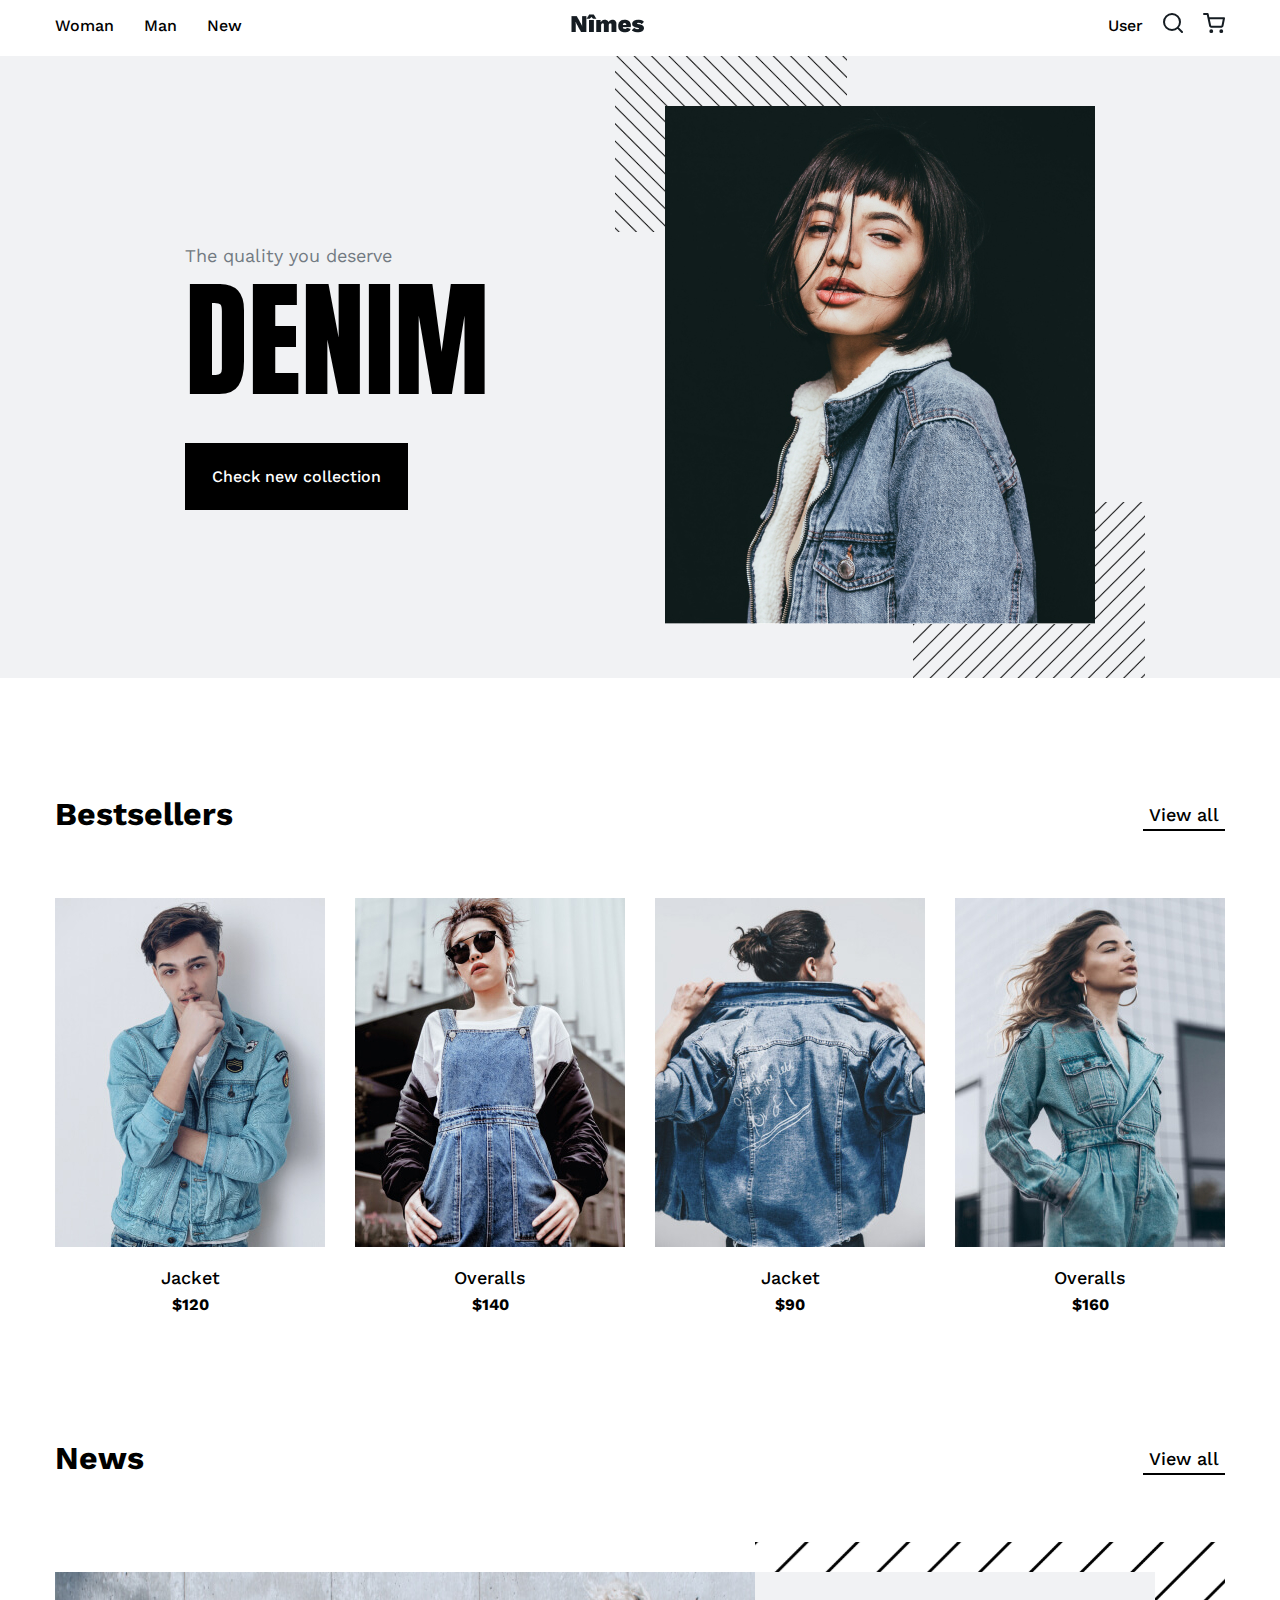
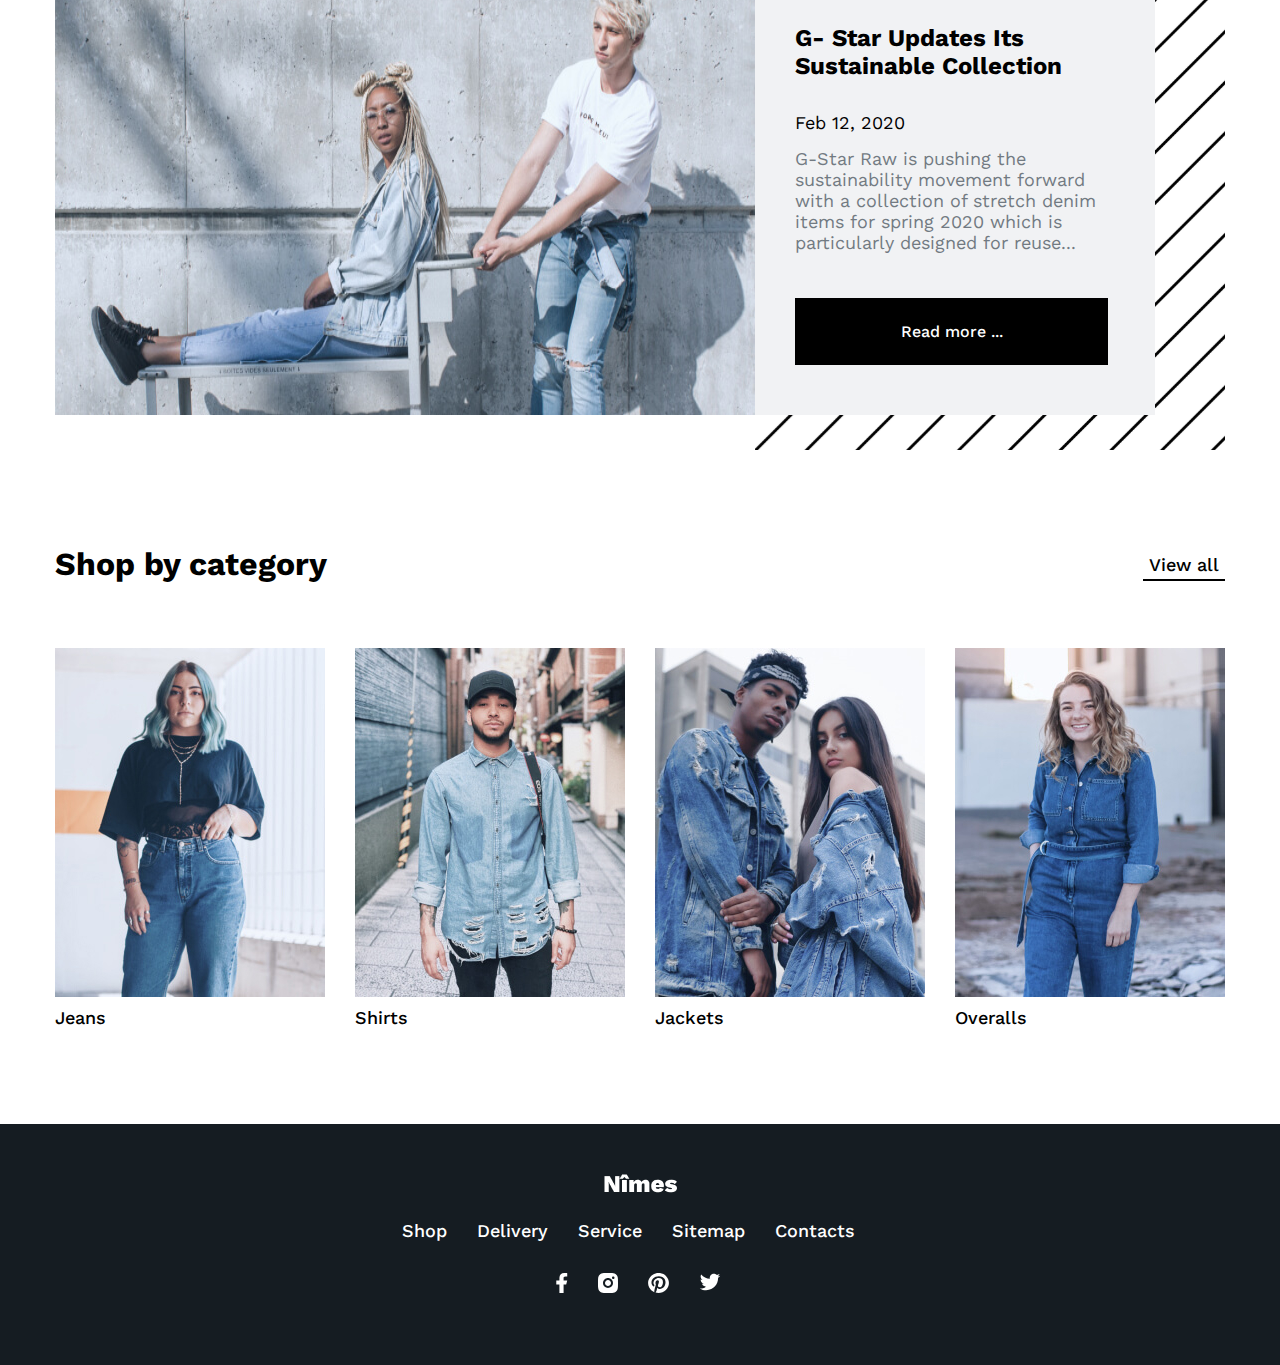
<file: index.html>
<!DOCTYPE html>
<html lang="en">
	<head>
		<meta charset="UTF-8" />
		<meta http-equiv="X-UA-Compatible" content="IE=edge" />
		<meta name="viewport" content="width=device-width, initial-scale=1.0" />
		<title>Интернет-магазин Nimes</title>
		<link rel="stylesheet" href="./css/style.css" />
		<link rel="stylesheet" href="./css/normalize.css" />
		<link rel="preconnect" href="https://fonts.gstatic.com" />
		<link
			href="https://fonts.googleapis.com/css2?family=Anton&family=Work+Sans:wght@100;200;300;400;500;600;700;800;900&display=swap"
			rel="stylesheet"
		/>
		<link rel="shortcut icon" href="./img/favicon.ico" type="image/x-icon" />
		<script src="./main.js" defer></script>
	</head>
	<body>
	<div class="wrapper">
		<header class="header">
			<div class="container header__container">
				<div class="nav">
					<ul class="nav__list">
						<li class="nav__item">
							<a href="#" class="nav__link link">Woman</a>
						</li>
						<li class="nav__item">
							<a href="#" class="nav__link link">Man</a>
						</li>
						<li class="nav__item">
							<a href="#" class="nav__link link">New</a>
						</li>
					</ul>
				</div>
				<div class="logo">
					<a href="./index.html">
						<img src="./img/logo.png" alt="Logo Mines" class="logo__img" />
					</a>
				</div>
				<div class="user-features">
					<a href="#" class="link user-login">User</a>
					<a href="#"
					><img src="./img/search.svg" alt="Search" class="user-search"
					/></a>
					<a href="#"><img src="./img/cart.svg" alt="Cart" class="user-cart" /></a>
				</div>
			</div>
		</header>
		<div class="intro">
			<div class="intro-wrapper container">
				<div class="intro__description">
					<p class="intro__text">The quality you deserve</p>
					<span class="intro__span">Denim</span>
					<a href="#" class="intro__link link">Check new collection</a>
				</div>
				<div class="intro__image">
					<img src="./img/line_down.svg" alt="Lines" class="intro__image-1" />
					<img
							src="./img/intro_1.jpg"
							alt="New collection"
							class="intro__img"
					/>
					<img src="./img/line_up.svg" alt="Lines" class="intro__image-2" />
				</div>
			</div>
		</div>
		<section class="bestsellers">
			<div class="container">
				<div class="section-header bestsellers__header">
					<h2 class="section-title">Bestsellers</h2>
					<a href="catalog.html" class="section-link link">View all</a>
				</div>
				<div class="content-wrapper-1">
					<a href="#" class="link">
						<div class="bestsellers__card">
							<img
									src="./img/bestsellers_1.jpg"
									alt="Jacket"
									class="bestsellers__img"
							/><span class="bestsellers__title">Jacket</span
						><span class="bestsellers__price">$120</span>
						</div>
					</a>
					<a href="#" class="link">
						<div class="bestsellers__card">
							<img
									src="./img/bestsellers_2.jpg"
									alt="Overalls"
									class="bestsellers__img"
							/><span class="bestsellers__title">Overalls</span
						><span class="bestsellers__price">$140</span>
						</div>
					</a>
					<a href="#" class="link">
						<div class="bestsellers__card">
							<img
									src="./img/bestsellers_3.jpg"
									alt="Jacket"
									class="bestsellers__img"
							/><span class="bestsellers__title">Jacket</span
						><span class="bestsellers__price">$90</span>
						</div>
					</a>
					<a href="#" class="link">
						<div class="bestsellers__card">
							<img
									src="./img/bestsellers_4.jpg"
									alt="Overalls"
									class="bestsellers__img"
							/><span class="bestsellers__title">Overalls</span
						><span class="bestsellers__price">$160</span>
						</div>
					</a>
				</div>
			</div>
		</section>
		<section class="news">
			<div class="container">
				<div class="section-header">
					<h2 class="section-title">News</h2>
					<a href="#" class="section-link link">View all</a>
				</div>
				<div class="content-wrapper-2">
					<img src="./img/news.jpg" alt="News " class="news__bg" />
					<div class="news__content">
						<div class="news__card">
							<h3 class="news__title">
								G- Star Updates Its Sustainable Collection
							</h3>
							<span class="news__date">Feb 12, 2020</span>
							<p class="news__description">
								G-Star Raw is pushing the sustainability movement forward with a
								collection of stretch denim items for spring 2020 which is
								particularly designed for reuse...
							</p>
							<a href="#" class="news__link link">Read more ...</a>
						</div>
					</div>
				</div>
			</div>
		</section>
		<section class="shop">
			<div class="container">
				<div class="section-header">
					<h2 class="section-title">Shop by category</h2>
					<a href="#" class="section-link link">View all</a>
				</div>
				<div class="shop__wrapper">

					<a href="#" class="shop__link link">
						<img
								src="./img/category_jeans.jpg"
								alt="Jeans"
								class="shop__img"
						/>
						<span class="category-title jeans-title">Jeans</span>
					</a>
					<a href="#" class="shop__link link">
						<img
								src="./img/category_shirts.jpg"
								alt="Shirts"
								class="shop__img"
						/>
						<span class="category-title shirts-title">Shirts</span>
					</a>
					<a href="#" class="shop__link link">
						<img
								src="./img/category_jackets.jpg"
								alt="Jackets"
								class="shop__img"
						/>
						<span class="category-title jackets-title">Jackets</span>
					</a>
					<a href="#" class="shop__link link">
						<img
								src="./img/category_overalls.jpg"
								alt="Overalls"
								class="shop__img"
						/>
						<span class="category-title overalls-title">Overalls</span>
					</a>
				</div>
			</div>
		</section>
		<footer class="footer">
			<div class="container footer__container">
				<a href="index.html" class="logo-link link"
				><img src="./img/logo_white.png" alt="Start page Nimes"
				/></a>
				<ul class="nav footer__list">
					<li class="nav__item footer__item">
						<a href="#" class="footer__link link">Shop</a>
					</li>
					<li class="nav__item footer__item">
						<a href="#" class="footer__link link">Delivery</a>
					</li>
					<li class="nav__item footer__item">
						<a href="#" class="footer__link link">Service</a>
					</li>
					<li class="nav__item footer__item">
						<a href="#" class="footer__link link">Sitemap</a>
					</li>
					<li class="nav__item footer__item">
						<a href="./contacts.html" class="footer__link link">Contacts</a>
					</li>
				</ul>
				<ul class="nav social">
					<li class="nav__item social__item">
						<a href="https://ru-ru.facebook.com" class="social__link"
						><img src="./img/fb.svg" alt="Facebook" class="social__logo"
						/></a>
					</li>
					<li class="nav__item social__item">
						<a href="#" class="social__link"
						><img src="./img/inst.svg" alt="Instagram" class="social__logo"
						/></a>
					</li>
					<li class="nav__item social__item">
						<a href="#" class="social__link"
						><img src="./img/pint.svg" alt="Pinteres" class="social__logo"
						/></a>
					</li>
					<li class="nav__item social__item">
						<a href="#" class="social__link"
						><img src="./img/twitter.svg" alt="Twitter" class="social__logo"
						/></a>
					</li>
				</ul>
			</div>
		</footer>
		<div class="modal">
			<div class="modal__fon hidden"></div>
			<form action="#" class="modal__form hidden">
				<button type="button" class="modal__ecs" id="ecs">X</button>
				<label for="modal__text-1"></label>
				<input
						type="text"
						class="modal__login"
						id="modal__text-1"
						placeholder="Enter your login"
				/>
				<div class="modal__error-log hidden">
					<p>More than 6 characters</p>
				</div>
				<label for="modal__text-2"></label>
				<input
						type="text"
						class="modal__password"
						id="modal__text-2"
						placeholder="Enter your password"
				/>
				<div class="modal__error-pas hidden">
					<p>
						Use numbers, letters and punctuations, more 6 characters
					</p>
				</div>
				<button type="submit" class="modal__auth">Authorisation</button>
			</form>
		</div>
	</div>

	</body>
</html>
</file>
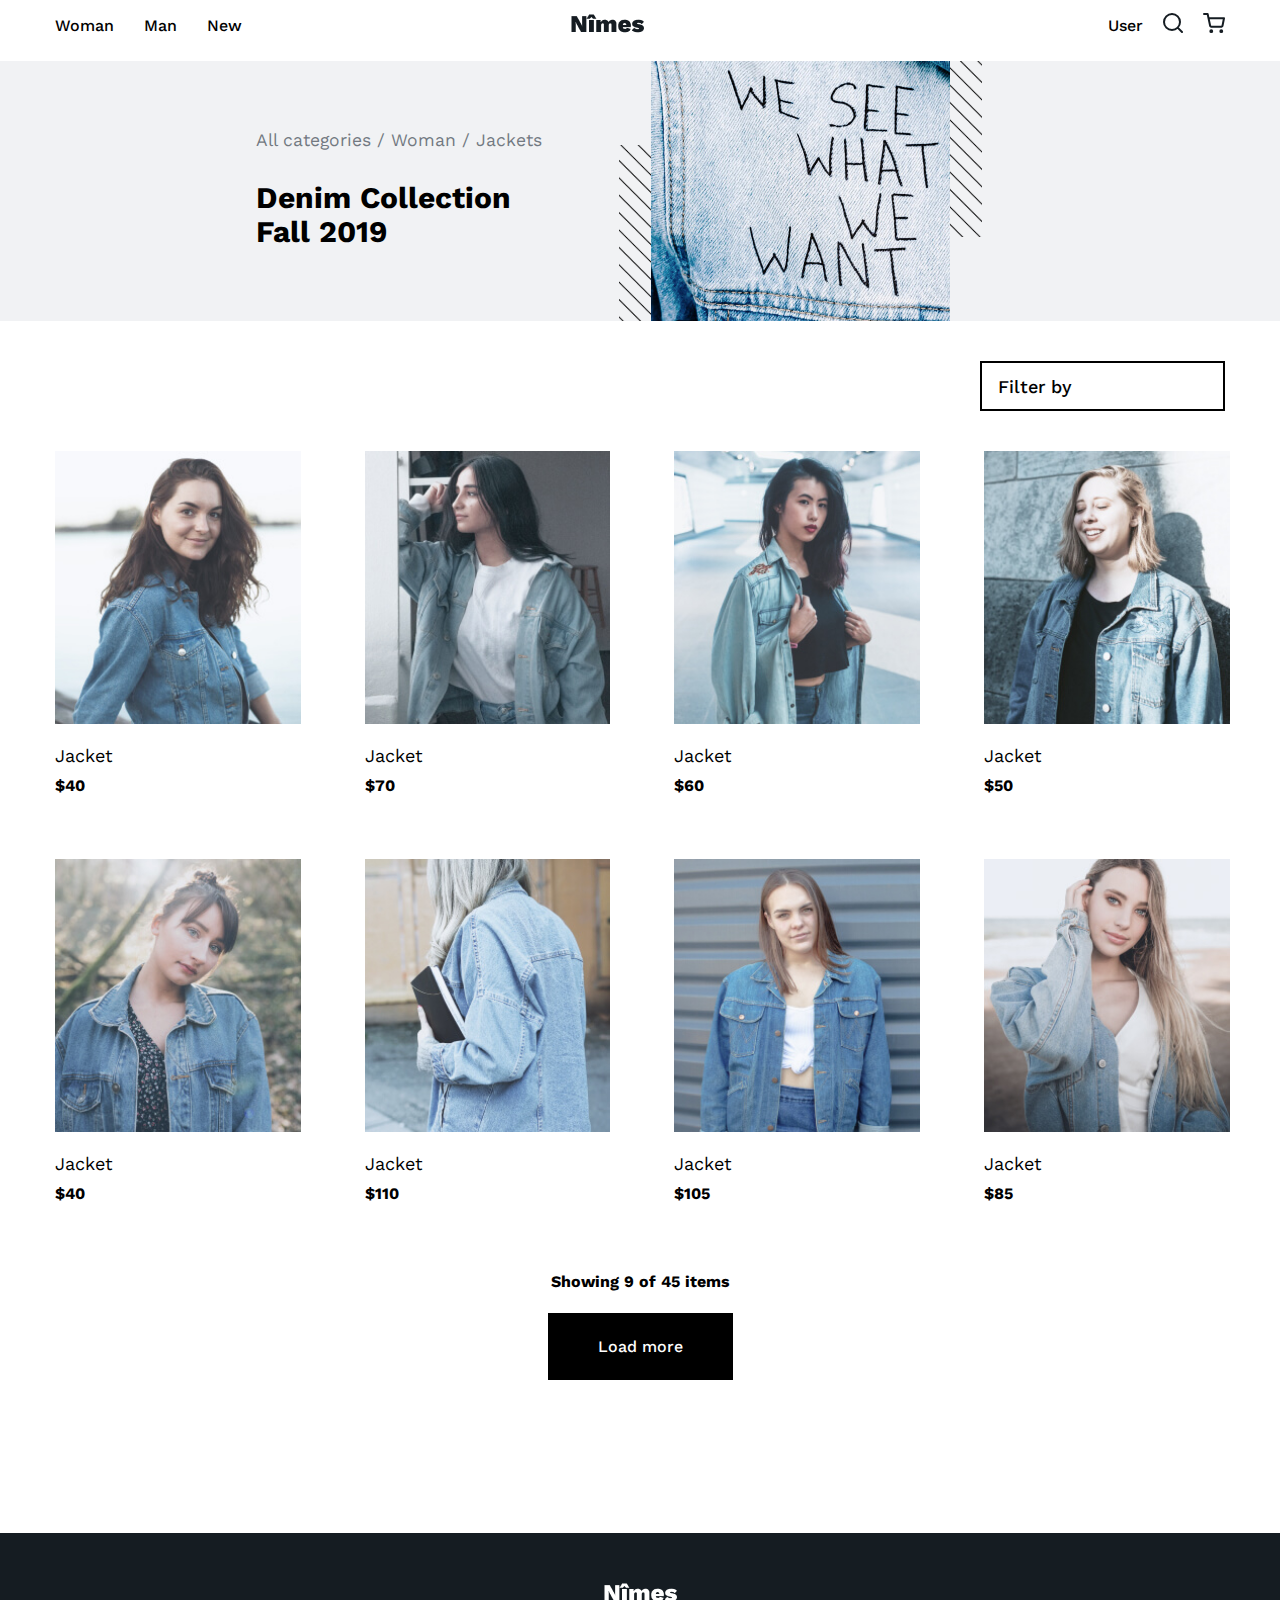
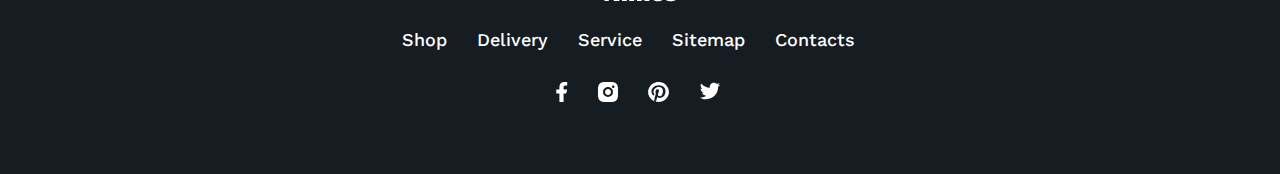
<file: catalog.html>
<!DOCTYPE html>
<html lang="en">
	<head>
		<meta charset="UTF-8" />
		<meta http-equiv="X-UA-Compatible" content="IE=edge" />
		<meta name="viewport" content="width=device-width, initial-scale=1.0" />
		<title>Catalog</title>
		<link rel="stylesheet" href="./css/style.css" />
		<link rel="stylesheet" href="./css/normalize.css" />
		<link rel="preconnect" href="https://fonts.gstatic.com" />
		<link
			href="https://fonts.googleapis.com/css2?family=Anton&family=Work+Sans:wght@100;200;300;400;500;600;700;800;900&display=swap"
			rel="stylesheet"
		/>
		<link rel="shortcut icon" href="./img/favicon.ico" type="image/x-icon" />
	</head>

	<body>

	<div class="wrapper">

		<header class="header">
			<div class="container header__container" id="header__catalog">
				<div class="nav">
					<ul class="nav__list">
						<li class="nav__item">
							<a href="#" class="nav__link link">Woman</a>
						</li>
						<li class="nav__item">
							<a href="#" class="nav__link link">Man</a>
						</li>
						<li class="nav__item">
							<a href="#" class="nav__link link">New</a>
						</li>
					</ul>
				</div>
				<div class="logo">
					<a href="./index.html">
						<img src="./img/logo.png" alt="Logo Mines" class="logo__img" />
					</a>
				</div>
				<div class="user-features">
					<a href="./user.html" class="link user-login">User</a>
					<a href="#"
					><img src="./img/search.svg" alt="Search" class="user-search"
					/></a>
					<a href="#"><img src="./img/cart.svg" alt="Cart" class="user-cart" /></a>
				</div>
			</div>
		</header>

		<section class="intro" id="catalog">
			<div class="intro__entry__catalog">
				<div class="intro__entry">
					<div class="intro__entry__part">
						<a href="#" class="intro__entry__part-1"> All categories / </a>
						<a href="#" class="intro__entry__part-2"> Woman / </a>
						<a href="#" class="intro__entry__part-3"> Jackets </a>
					</div>
					<h3 class="intro__catalog-h3">Denim Collection Fall 2019</h3>
				</div>
				<div class="intro__categories__logo">
					<img
							src="./img/line_down.svg"
							alt="Line 1"
							class="intro__categories__logo-1"
					/>
					<img
							src="./img/logo_categories.jpg"
							alt="We see what we want"
							class="intro__categories__logo-2"
					/>
					<img
							src="./img/line_down.svg"
							alt="Line 2"
							class="intro__categories__logo-3"
					/>
				</div>
			</div>
		</section>

		<section class="catalog">
				<div class="catalog__filter">
					<a href="#" class="catalog__filter-by catalog__link">Filter by</a>
				</div>

			<div class="catalog__grid">
				<div class="catalog__grid__item">
					<img src="./img/img_item1.jpg" alt="Item 1" />
					<a href="#" class="catalog__grid__item-name catalog__link">Jacket</a>
					<a href="#" class="catalog__grid__item-price catalog__link">$40</a>
				</div>

				<div class="catalog__grid__item">
					<img src="./img/img_item2.jpg" alt="Item 2" />
					<a href="#" class="catalog__grid__item-name catalog__link">Jacket</a>
					<a href="#" class="catalog__grid__item-price catalog__link">$70</a>
				</div>

				<div class="catalog__grid__item">
					<img src="./img/img_item3.jpg" alt="Item 3" />
					<a href="#" class="catalog__grid__item-name catalog__link">Jacket</a>
					<a href="#" class="catalog__grid__item-price catalog__link">$60</a>
				</div>

				<div class="catalog__grid__item">
					<img src="./img/img_item4.jpg" alt="Item 4" />
					<a href="#" class="catalog__grid__item-name catalog__link">Jacket</a>
					<a href="#" class="catalog__grid__item-price catalog__link">$50</a>
				</div>

				<div class="catalog__grid__item">
					<img src="./img/img_item5.jpg" alt="Item 5" />
					<a href="#" class="catalog__grid__item-name catalog__link">Jacket</a>
					<a href="#" class="catalog__grid__item-price catalog__link">$40</a>
				</div>

				<div class="catalog__grid__item">
					<img src="./img/img_item6.jpg" alt="Item 6" />
					<a href="#" class="catalog__grid__item-name catalog__link">Jacket</a>
					<a href="#" class="catalog__grid__item-price catalog__link">$110</a>
				</div>

				<div class="catalog__grid__item">
					<img src="./img/img_item7.jpg" alt="Item 7" />
					<a href="#" class="catalog__grid__item-name catalog__link">Jacket</a>
					<a href="#" class="catalog__grid__item-price catalog__link">$105</a>
				</div>

				<div class="catalog__grid__item">
					<img src="./img/img_item8.jpg" alt="Item 8" />
					<a href="#" class="catalog__grid__item-name catalog__link">Jacket</a>
					<a href="#" class="catalog__grid__item-price catalog__link">$85</a>
				</div>

			</div>
			<div class="catalog__load">
				<h4 class="catalog__load-1">Showing 9 of 45 items</h4>
				<a href="#" class="link catalog__load-button"> Load more </a>
			</div>
		</section>

		<footer class="footer">
			<div class="container footer__container">
				<a href="./index.html" class="logo-link link"
				><img src="./img/logo_white.png" alt="Start page Nimes"
				/></a>
				<ul class="nav footer__list">
					<li class="nav__item footer__item">
						<a href="#" class="footer__link link">Shop</a>
					</li>
					<li class="nav__item footer__item">
						<a href="#" class="footer__link link">Delivery</a>
					</li>
					<li class="nav__item footer__item">
						<a href="#" class="footer__link link">Service</a>
					</li>
					<li class="nav__item footer__item">
						<a href="#" class="footer__link link">Sitemap</a>
					</li>
					<li class="nav__item footer__item">
						<a href="./contacts.html" class="footer__link link" target="_blank"
						>Contacts</a
						>
					</li>
				</ul>
				<ul class="nav social">
					<li class="nav__item social__item">
						<a
								href="https://ru-ru.facebook.com"
								class="social__link"
								target="_blank"
						><img src="./img/fb.svg" alt="Facebook" class="social__logo"
						/></a>
					</li>
					<li class="nav__item social__item">
						<a
								href="https://www.instagram.com/"
								class="social__link"
								target="_blank"
						><img src="./img/inst.svg" alt="Instagram" class="social__logo"
						/></a>
					</li>
					<li class="nav__item social__item">
						<a
								href="https://www.pinterest.com/"
								class="social__link"
								target="_blank"
						><img src="./img/pint.svg" alt="Pinteres" class="social__logo"
						/></a>
					</li>
					<li class="nav__item social__item">
						<a
								href="https://twitter.com/?lang=en"
								class="social__link"
								target="_blank"
						><img src="./img/twitter.svg" alt="Twitter" class="social__logo"
						/></a>
					</li>
				</ul>
			</div>

		</footer>

	</div>

	</body>
</html>
</file>
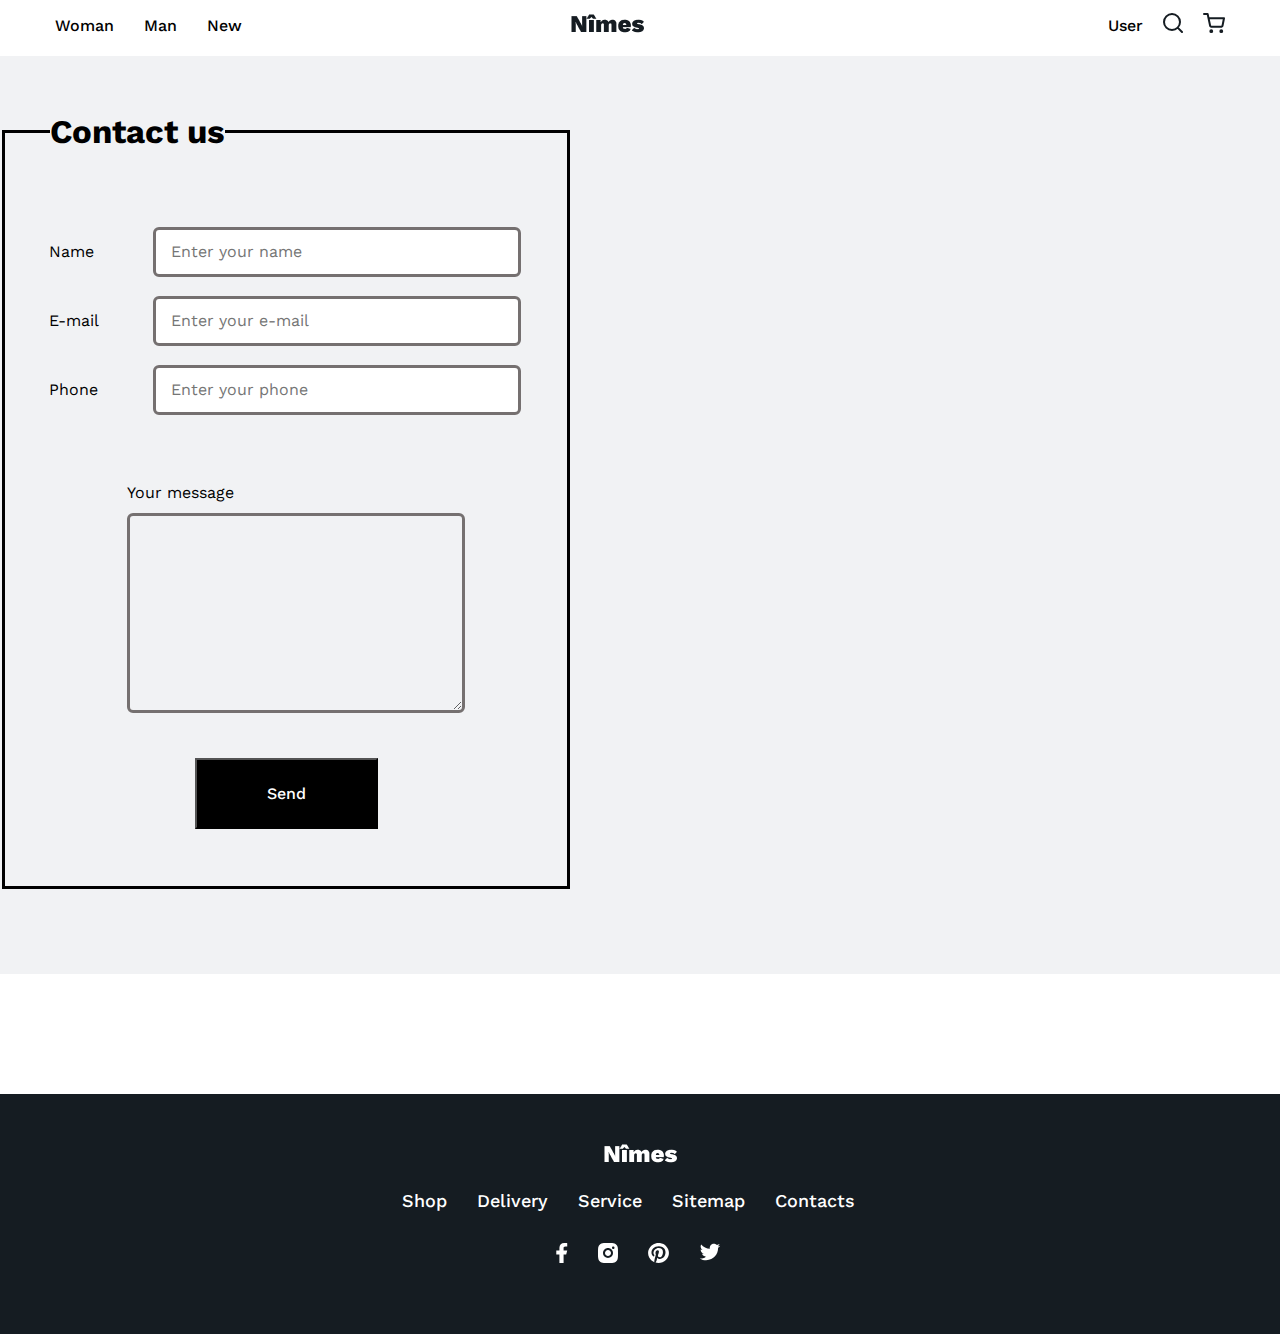
<file: contacts.html>
<!DOCTYPE html>
<html lang="en">
	<head>
		<meta charset="UTF-8" />
		<meta http-equiv="X-UA-Compatible" content="IE=edge" />
		<meta name="viewport" content="width=device-width, initial-scale=1.0" />
		<title>Contacts</title>
		<link rel="stylesheet" href="./css/style.css" />
		<link rel="stylesheet" href="./css/normalize.css" />
		<link rel="preconnect" href="https://fonts.gstatic.com" />
		<link
			href="https://fonts.googleapis.com/css2?family=Anton&family=Work+Sans:wght@100;200;300;400;500;600;700;800;900&display=swap"
			rel="stylesheet"
		/>
		<link rel="shortcut icon" href="./img/favicon.ico" type="image/x-icon" />
	</head>
	<body>
		<header class="header" id="header__contact">
			<div class="container header__container">
				<div class="nav">
					<ul class="nav__list">
						<li class="nav__item">
							<a href="#" class="nav__link link">Woman</a>
						</li>
						<li class="nav__item">
							<a href="#" class="nav__link link">Man</a>
						</li>
						<li class="nav__item">
							<a href="#" class="nav__link link">New</a>
						</li>
					</ul>
				</div>
				<div class="logo">
					<a href="./index.html">
						<img src="./img/logo.png" alt="Logo Mines" class="logo__img" />
					</a>
				</div>
				<div class="user-features">
					<a href="#" class="link user-login">User</a>
					<a href="#"
						><img src="./img/search.svg" alt="Search" class="user-search"
					/></a>
					<a href="#"><img src="./img/cart.svg" alt="Cart" class="user-cart" /></a>
				</div>
			</div>
		</header>
		<section class="contact">
			<div class="contact__block">
				<div class="contact__section">
					<form action="#" method="post" class="contact__form">
						<fieldset id="fieldset">
							<legend><h2 id="your__profile-2">Contact us</h2></legend>
							<div class="form contact__input">
								<label for="contact__input-1">Name</label>
								<input type="text" id="contact__input-1"
									   placeholder="Enter your name" required />
							</div>
							<div class="form contact__input">
								<label for="contact__input-2">E-mail</label>
								<input type="text" id="contact__input-2"
									   placeholder="Enter your e-mail"
									   pattern="/^[\w]{1}[\w-\.]*@[\w-]+\.[a-z]{2,4}$/i"
									   required />
							</div>
							<div class="form contact__input">
								<label for="contact__input-3">Phone</label>
								<input type="text" id="contact__input-3"
									   placeholder="Enter your phone"
									   pattern="/^[\d]{1}\ \([\d]{2,3}\)\ [\d]{2,3}-[\d]{2,3}-[\d]{2,3}$/"
								/>
							</div>
							<div class="yourself" id="message">
								<label for="profile__self">Your message</label>
								<textarea
									name="about"
									id="profile__self"
									cols="30"
									rows="10"
									maxlength="100"
								></textarea>
							</div>
							<button type="submit" class="contact__link link">Send</button>
						</fieldset>
					</form>
				</div>
			</div>
		</section>
		<footer class="footer">
			<div class="container footer__container">
				<a href="./index.html" class="logo-link link"
					><img src="./img/logo_white.png" alt="Start page Nimes"
				/></a>
				<ul class="nav footer__list">
					<li class="nav__item footer__item">
						<a href="#" class="footer__link link">Shop</a>
					</li>
					<li class="nav__item footer__item">
						<a href="#" class="footer__link link">Delivery</a>
					</li>
					<li class="nav__item footer__item">
						<a href="#" class="footer__link link">Service</a>
					</li>
					<li class="nav__item footer__item">
						<a href="#" class="footer__link link">Sitemap</a>
					</li>
					<li class="nav__item footer__item">
						<a href="./contacts.html" class="footer__link link" target="_blank">Contacts</a>
					</li>
				</ul>
				<ul class="nav social">
					<li class="nav__item social__item">
						<a
							href="https://ru-ru.facebook.com"
							class="social__link"
							target="_blank"
							><img src="./img/fb.svg" alt="Facebook" class="social__logo"
						/></a>
					</li>
					<li class="nav__item social__item">
						<a
							href="https://www.instagram.com/"
							class="social__link"
							target="_blank"
							><img src="./img/inst.svg" alt="Instagram" class="social__logo"
						/></a>
					</li>
					<li class="nav__item social__item">
						<a
							href="https://www.pinterest.com/"
							class="social__link"
							target="_blank"
							><img src="./img/pint.svg" alt="Pinteres" class="social__logo"
						/></a>
					</li>
					<li class="nav__item social__item">
						<a
							href="https://twitter.com/?lang=en"
							class="social__link"
							target="_blank"
							><img src="./img/twitter.svg" alt="Twitter" class="social__logo"
						/></a>
					</li>
				</ul>
			</div>
		</footer>
	</body>
</html>
</file>
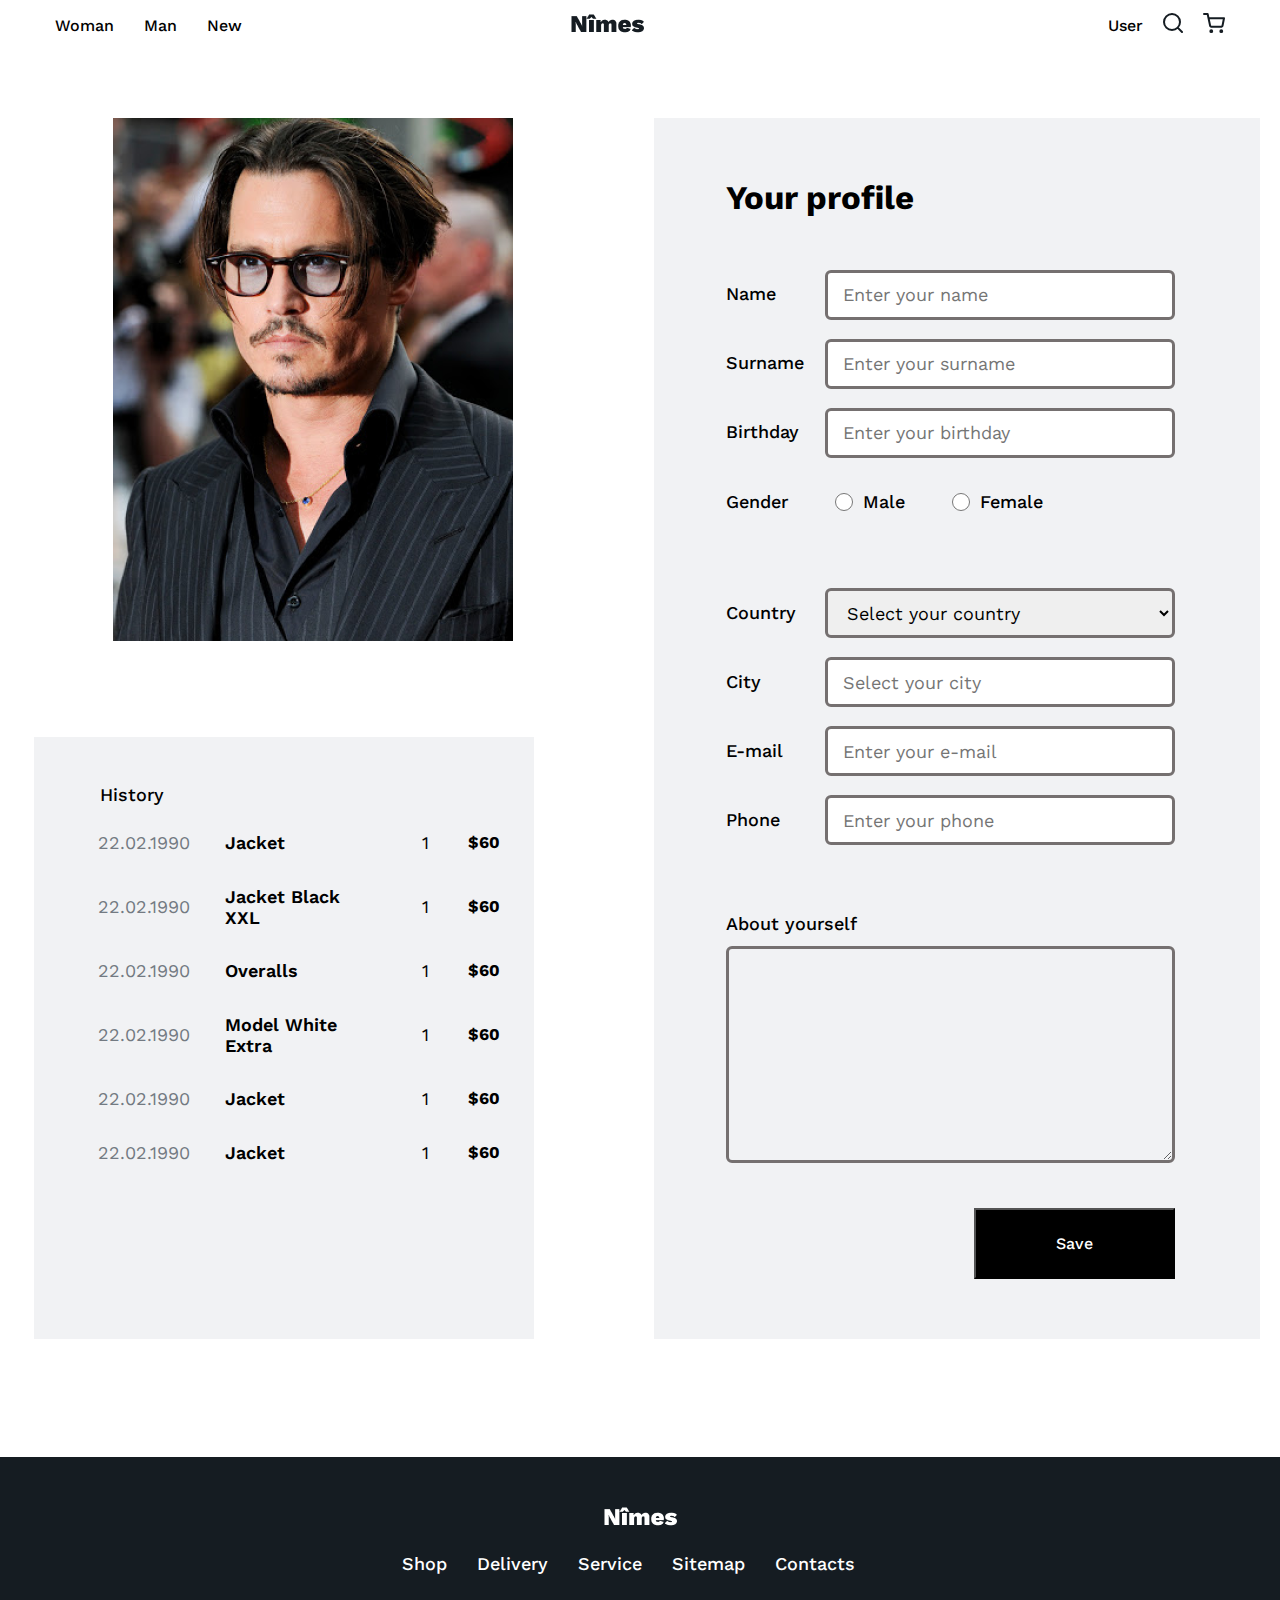
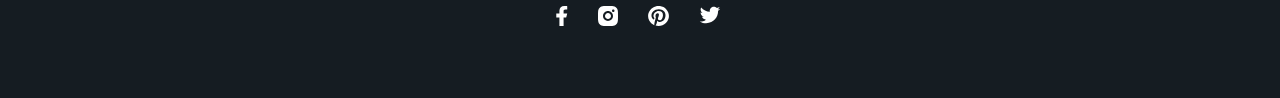
<file: user.html>
<!DOCTYPE html>
<html lang="en">
	<head>
		<meta charset="UTF-8" />
		<meta http-equiv="X-UA-Compatible" content="IE=edge" />
		<meta name="viewport" content="width=device-width, initial-scale=1.0" />
		<title>User</title>
		<link rel="stylesheet" href="./css/style.css" />
		<link rel="stylesheet" href="./css/normalize.css" />
		<link rel="preconnect" href="https://fonts.gstatic.com" />
		<link
			href="https://fonts.googleapis.com/css2?family=Anton&family=Work+Sans:wght@100;200;300;400;500;600;700;800;900&display=swap"
			rel="stylesheet"
		/>
		<link rel="shortcut icon" href="./img/favicon.ico" type="image/x-icon" />
	</head>
	<body>
		<header class="header">
			<div class="container header__container">
				<div class="nav">
					<ul class="nav__list">
						<li class="nav__item">
							<a href="#" class="nav__link link">Woman</a>
						</li>
						<li class="nav__item">
							<a href="#" class="nav__link link">Man</a>
						</li>
						<li class="nav__item">
							<a href="#" class="nav__link link">New</a>
						</li>
					</ul>
				</div>
				<div class="logo">
					<a href="./index.html">
						<img src="./img/logo.png" alt="Logo Mines" class="logo__img" />
					</a>
				</div>
				<div class="user-features">
					<a href="#" class="link user-login">User</a>
					<a href="#"
						><img src="./img/search.svg" alt="Search" class="user-search"
					/></a>
					<a href="#"><img src="./img/cart.svg" alt="Cart" class="user-cart" /></a>
				</div>
			</div>
		</header>
		<section>
			<div class="user">
				<div class="user__grid-1">
					<div class="user__page">
						<div class="user__page__photo">
							<img
								src="./img/unnamed.png"
								alt="User photo"
								class="user__page__photo-1"
							/>
						</div>
					</div>
				</div>
				<div class="user__grid-2">
					<div class="user__grid-2-profile">
						<form action="#" method="post">
							<h2 id="your__profile">Your profile</h2>
							<div class="profile">
								<div class="form">
									<label for="profile__name">Name</label>
									<input
										type="text"
										id="profile__name"
										placeholder="Enter your name"
										required
									/>
								</div>
							</div>
							<div class="form">
								<label for="profile__surname">Surname</label>
								<input
									type="text"
									id="profile__surname"
									placeholder="Enter your surname"
									required
								/>
							</div>
							<div class="form">
								<label for="profile__birthday">Birthday</label>
								<input
									type="text"
									id="profile__birthday"
									placeholder="Enter your birthday"
									pattern="/[0-9]{2}.[0-9]{2}.[0-9]{4}/"
								/>
							</div>
							<div class="user__gender">
								<p>Gender</p>
								<input
									name="gender"
									type="radio"
									id="user__male"
									value="male"
								/>
								<label for="user__male">Male</label>
								<input
									name="gender"
									type="radio"
									id="user__female"
									value="female"
								/>
								<label for="user__female">Female</label>
							</div>
							<div class="user__country">
								<label for="country">Country</label>
								<select name="Country" id="country">
									<option value="">Select your country</option>
									<option value="Russia">Russia</option>
									<option value="USA">USA</option>
									<option value="England">England</option>
									<option value="France">France</option>
									<option value="Spain">Spain</option>
									<option value="Poland">Poland</option>
									<option value="Italy">Italy</option>
									<option value="Sweden">Sweden</option>
								</select>
							</div>
							<div class="user__city">
								<label for="profile__city">City</label>
								<input
									list="city"
									id="profile__city"
									placeholder="Select your city"
								/>
								<datalist id="city">
									<option value="Moscow"></option>
									<option value="New York"></option>
									<option value="London"></option>
									<option value="Paris"></option>
									<option value="Barcelona"></option>
									<option value="Warsaw"></option>
									<option value="Milan"></option>
									<option value="Stockholm"></option>
								</datalist>
							</div>
							<div class="form">
								<label for="profile__mail">E-mail</label>
								<input
									type="email"
									id="profile__mail"
									placeholder="Enter your e-mail"
									pattern="/^[\w]{1}[\w-\.]*@[\w-]+\.[a-z]{2,4}$/i"
								/>
							</div>
							<div class="form">
								<label for="profile__phone">Phone</label>
								<input
									type="tel"
									id="profile__phone"
									placeholder="Enter your phone"
									pattern="/^[\d]{1}\ \([\d]{2,3}\)\ [\d]{2,3}-[\d]{2,3}-[\d]{2,3}$/"
								/>
							</div>
							<div class="yourself">
								<label for="profile__self">About yourself</label>
								<textarea
									name="about"
									id="profile__self"
									cols="30"
									rows="10"
								></textarea>
							</div>
						</form>

						<button type="submit" class="user__login-link link">Save</button>
					</div>
				</div>
				<div class="user__grid-3">
					<div class="user__page__history">
						<p class="user__p">History</p>
						<table>
							<tr class="user__page__history-1">
								<td class="user__page__data">22.02.1990</td>
								<td class="user__page__name">Jacket</td>
								<td class="user__page__count">1</td>
								<td class="user__page__price">$60</td>
							</tr>
							<tr class="user__page__history-1">
								<td class="user__page__data">22.02.1990</td>
								<td class="user__page__name">Jacket Black XXL</td>
								<td class="user__page__count">1</td>
								<td class="user__page__price">$60</td>
							</tr>
							<tr class="user__page__history-1">
								<td class="user__page__data">22.02.1990</td>
								<td class="user__page__name">Overalls</td>
								<td class="user__page__count">1</td>
								<td class="user__page__price">$60</td>
							</tr>
							<tr class="user__page__history-1">
								<td class="user__page__data">22.02.1990</td>
								<td class="user__page__name">Model White Extra</td>
								<td class="user__page__count">1</td>
								<td class="user__page__price">$60</td>
							</tr>
							<tr class="user__page__history-1">
								<td class="user__page__data">22.02.1990</td>
								<td class="user__page__name">Jacket</td>
								<td class="user__page__count">1</td>
								<td class="user__page__price">$60</td>
							</tr>
							<tr class="user__page__history-1">
								<td class="user__page__data">22.02.1990</td>
								<td class="user__page__name">Jacket</td>
								<td class="user__page__count">1</td>
								<td class="user__page__price">$60</td>
							</tr>
						</table>
					</div>
				</div>
			</div>
		</section>
		<footer class="footer">
			<div class="container footer__container">
				<a href="./index.html" class="logo-link link"
					><img src="./img/logo_white.png" alt="Start page Nimes"
				/></a>
				<ul class="nav footer__list">
					<li class="nav__item footer__item">
						<a href="#" class="footer__link link">Shop</a>
					</li>
					<li class="nav__item footer__item">
						<a href="#" class="footer__link link">Delivery</a>
					</li>
					<li class="nav__item footer__item">
						<a href="#" class="footer__link link">Service</a>
					</li>
					<li class="nav__item footer__item">
						<a href="#" class="footer__link link">Sitemap</a>
					</li>
					<li class="nav__item footer__item">
						<a href="./contacts.html" class="footer__link link" target="_blank"
							>Contacts</a
						>
					</li>
				</ul>
				<ul class="nav social">
					<li class="nav__item social__item">
						<a
							href="https://ru-ru.facebook.com"
							class="social__link"
							target="_blank"
							><img src="./img/fb.svg" alt="Facebook" class="social__logo"
						/></a>
					</li>
					<li class="nav__item social__item">
						<a
							href="https://www.instagram.com/"
							class="social__link"
							target="_blank"
							><img src="./img/inst.svg" alt="Instagram" class="social__logo"
						/></a>
					</li>
					<li class="nav__item social__item">
						<a
							href="https://www.pinterest.com/"
							class="social__link"
							target="_blank"
							><img src="./img/pint.svg" alt="Pinteres" class="social__logo"
						/></a>
					</li>
					<li class="nav__item social__item">
						<a
							href="https://twitter.com/?lang=en"
							class="social__link"
							target="_blank"
							><img src="./img/twitter.svg" alt="Twitter" class="social__logo"
						/></a>
					</li>
				</ul>
			</div>
		</footer>
	</body>
</html>
</file>
<file: css/style.css>
* {
  box-sizing: border-box;
}

body {
  font-family: "Work Sans", sans-serif;
  margin: 0 auto;
}

.container {
  max-width: 1170px;
  margin: 0 auto;
}

.content-wrapper-1,
.content-wrapper-2 {
  display: flex;
  justify-content: space-between;
  padding-top: 65px;
}

.nav__item {
  list-style: none;
  margin-right: 30px;
}

.link {
  font-weight: 500;
  font-size: 16px;
  line-height: 19px;
  color: inherit;
  text-decoration: none;
  display: flex;
  justify-content: center;
}
.link:hover {
  color: red;
}

.section-header {
  display: flex;
  justify-content: space-between;
  align-items: center;
  margin-top: 95px;
}
.section-title {
  font-weight: bold;
  font-size: 32px;
  line-height: 38px;
  margin: 0;
}
.section-link {
  font-weight: 500;
  font-size: 18px;
  line-height: 21px;
  border-bottom: 2px solid;
  padding: 6px 6px 4px;
}

.header__container {
  display: flex;
  justify-content: space-between;
  align-items: center;
  margin-bottom: 5px;
}

.nav__list {
  display: flex;
  padding: 0;
  max-width: 196px;
}

.user-features {
  min-width: 73px;
  height: 100%;
  display: flex;
  align-items: center;
  margin-left: 125px;
}

.intro {
  background-color: #f1f2f4;
  padding: 50px 0;
}
.intro-wrapper {
  justify-content: center;
  align-items: center;
}
.intro__description {
  flex-direction: column;
  justify-content: center;
  align-items: flex-start;
  margin-right: 15%;
}
.intro__description, .intro-wrapper {
  display: flex;
}
.intro__span {
  font-family: "Anton", sans-serif;
  text-transform: uppercase;
  font-size: 128px;
  margin-bottom: 30px;
  color: inherit;
}
.intro__text {
  margin: 20px 0 0 0;
  font-size: 18px;
  line-height: 21px;
  color: #727a82;
}
.intro__text, .intro__span {
  font-weight: normal;
}
.intro__image {
  position: relative;
  z-index: 10;
}
.intro__image-1 {
  top: -50px;
  left: -50px;
}
.intro__image-2 {
  bottom: -50px;
  right: -50px;
}
.intro__image-1, .intro__image-2 {
  position: absolute;
}

.intro__image-1,
.intro__image-2 {
  z-index: -1;
}

.intro__link,
.catalog__load-button,
.news__link,
.contact__link,
.user__login-link {
  padding: 24px 27px;
  background-color: black;
  color: white;
}

.bestsellers {
  padding-top: 7px;
}
.bestsellers__header {
  margin-top: 110px;
}
.bestsellers__card {
  max-width: 270px;
  display: flex;
  flex-direction: column;
  align-items: center;
  margin-bottom: 30px;
}
.bestsellers__img {
  margin-bottom: 20px;
  width: 100%;
}
.bestsellers__title {
  font-weight: 500;
  font-size: 18px;
  line-height: 21px;
  margin-bottom: 7px;
}
.bestsellers__price {
  font-weight: bold;
  font-size: 16px;
  line-height: 19px;
}

.news__content {
  background: url(../../../img/line_up.svg) no-repeat center;
  background-size: cover;
}
.news__card {
  display: flex;
  flex-direction: column;
  align-content: center;
  margin: 30px 70px 35px 0;
  padding: 52px 47px 50px 40px;
  background-color: #f1f2f4;
}
.news__title {
  font-weight: bold;
  font-size: 24px;
  line-height: 28px;
  margin: 0 0 32px 0;
}
.news__description {
  color: #727a82;
  margin: 15px 0 45px 0;
}
.news__date, .news__description {
  font-weight: normal;
  font-size: 18px;
  line-height: 21px;
}
.news__bg {
  margin: 30px 0 35px 0;
}

.news__link,
.catalog__load-button {
  padding: 24px 50px;
}

.shop__wrapper {
  width: 100%;
  display: flex;
  justify-content: space-between;
  padding-top: 65px;
  margin-bottom: 96px;
}
.shop__img {
  width: 100%;
  margin-bottom: 10px;
}
.shop__link {
  display: flex;
  flex-direction: column;
}

.category-title {
  font-weight: 500;
  font-size: 18px;
  line-height: 21px;
}

.footer {
  background-color: #151c22;
}
.footer__container {
  max-width: 476px;
  display: flex;
  align-items: center;
  flex-direction: column;
  color: #ffffff;
  padding: 50px 0;
}
.footer__list {
  width: 100%;
  display: flex;
  justify-content: space-between;
  padding: 0;
  margin: 27px 0;
}
.footer__link {
  font-weight: 500;
  font-size: 18px;
  line-height: 21px;
}

.social {
  width: 168px;
  display: flex;
  justify-content: space-between;
  padding: 0;
  margin-top: 5px;
}

.modal__form {
  background-color: #ffffff;
  width: 500px;
  height: 300px;
  position: fixed;
  display: flex;
  flex-direction: column;
  align-items: center;
  top: 50px;
  left: 50%;
  transform: translateX(-50%);
  z-index: 20;
  padding: 20px;
  border-radius: 30px;
}
.modal__fon {
  width: 100%;
  height: 100%;
  background-color: #4b4b4b;
  opacity: 0.5;
  top: 0;
  left: 0;
  position: fixed;
  z-index: 19;
}
.modal__login, .modal__password {
  width: 270px;
  height: 35px;
  border-radius: 25px;
  border-color: #184172;
  margin-bottom: 5px;
  outline: none;
}
.modal__auth {
  height: 40px;
  width: 145px;
  background-color: #184172;
  color: white;
  border-radius: 25px;
  border: 2px white;
  margin-top: 20px;
}
.modal__error-pas, .modal__error-log {
  background-color: #fff;
  color: red;
  font-size: 12px;
  width: 255px;
  height: 20px;
  border-radius: 5px;
  margin-bottom: 10px;
}

.hidden {
  visibility: hidden;
}

.invalid {
  border: 2px solid red;
}

#ecs {
  align-self: flex-end;
  margin: 0 0 30px 0;
  background-color: #184172;
  border-radius: 25px;
  color: white;
}

#modal__text-1, #modal__text-2 {
  padding-left: 20px;
}

.catalog {
  display: flex;
  flex-direction: column;
  max-width: 1170px;
  margin: 0 auto;
}
.catalog__filter {
  height: 130px;
  display: flex;
  align-items: center;
  align-self: flex-end;
}
.catalog__filter-by {
  height: 50px;
  width: 245px;
  border: 2px solid black;
  font-size: large;
  font-weight: 500;
  text-align: start;
  padding: 14px 0 0 16px;
}
.catalog__grid {
  display: grid;
  grid-template-columns: repeat(4, 21%);
  grid-gap: 5vw;
}
.catalog__grid__item {
  display: flex;
  flex-direction: column;
}
.catalog__grid__item, .catalog__grid__item > img {
  width: 100%;
}
.catalog__grid__item-name, .catalog__grid__item > img-name {
  font-size: 18px;
  margin-top: 22px;
}
.catalog__grid__item-price, .catalog__grid__item > img-price {
  margin-top: 10px;
  font-weight: bold;
}
.catalog__load {
  height: 330px;
  display: flex;
  flex-direction: column;
  justify-content: flex-start;
  align-items: center;
}
.catalog__load-1 {
  margin-top: 70px;
}
.catalog__link {
  text-decoration: none;
  color: black;
}

#catalog {
  margin: 0 auto;
}

#header__catalog {
  padding-bottom: 5px;
}

.intro__entry {
  max-width: 315px;
  margin-left: -50px;
  padding-left: 7px;
}
.intro__entry__part {
  margin-top: 28px;
}
.intro__entry__part-1, .intro__entry__part-2, .intro__entry__part-3 {
  text-decoration: none;
  color: #727981;
  font-size: 17.5px;
}
.intro__entry__catalog {
  display: flex;
  flex-direction: row;
  justify-content: center;
  align-items: center;
}
.intro__categories__logo {
  box-sizing: border-box;
  display: flex;
  flex-direction: row;
  align-items: center;
  z-index: 10;
  margin-left: 55px;
}
.intro__categories__logo-1 {
  align-self: flex-end;
  margin-right: -200px;
  z-index: -1;
}
.intro__categories__logo-3 {
  align-self: flex-start;
  margin-left: -200px;
  z-index: -1;
}
.intro__catalog {
  background-color: #f1f2f4;
}
.intro__catalog-h3 {
  font-weight: bold;
  font-size: 30px;
}

#catalog {
  padding: 0;
}

.contact {
  padding-bottom: 120px;
}
.contact__block {
  background-color: #f1f2f4;
  padding-bottom: 85px;
}
.contact__section {
  display: flex;
  justify-content: center;
  align-items: center;
  min-width: 1140px;
  margin: 0 auto;
  padding-top: 57px;
}
.contact__input {
  margin: 28px 22px 0 20px;
}

.contact__link,
.user__login-link {
  padding: 24px 70px;
}

fieldset {
  display: flex;
  flex-direction: column;
  justify-content: center;
  align-items: center;
  width: 568px;
  min-height: 776px;
  border: 3px solid black;
}

#fieldset {
  padding: 57px 45px 0 45px;
}

#message {
  margin-left: 20px;
}

#send {
  justify-self: center;
}

.user {
  max-width: 1370px;
  margin: 0 auto;
  display: grid;
  grid-template-columns: repeat(2, 1fr);
  grid-column-gap: 27px;
  grid-row-gap: 90px;
  padding: 62px 0 118px 0;
}
.user__grid-1 {
  grid-row-start: 1;
  grid-row-end: 2;
  grid-column-start: 1;
  grid-column-end: 2;
  display: flex;
  justify-content: center;
}
.user__grid-2 {
  grid-row-start: 1;
  grid-row-end: 4;
  grid-column-start: 2;
  grid-column-end: 3;
  max-width: 100%;
  padding-right: 20px;
}
.user__grid-2-profile {
  display: flex;
  flex-direction: column;
  align-items: flex-start;
  width: 100%;
  height: 100%;
  background-color: #f1f2f4;
  font-size: 18px;
  font-weight: 500;
  box-sizing: border-box;
  padding: 10% 14% 10% 12%;
}
.user__grid-3 {
  grid-row-start: 2;
  grid-row-end: 4;
  grid-column-start: 1;
  grid-column-end: 2;
  display: flex;
  justify-content: center;
  padding: 0 0 0 5%;
}
.user__page__history {
  background-color: #f1f2f4;
  width: 84%;
  min-height: 600px;
  padding: 5% 0 0 5%;
  margin-right: 15%;
}
.user__page__data {
  color: #737a82;
  font-weight: 400;
  font-size: 18px;
}
.user__page__name {
  font-weight: 600;
  font-size: 18px;
}
.user__page__count {
  padding-left: 23px;
  font-size: 18px;
}
.user__page__price {
  font-weight: bold;
  font-size: 16.5px;
  padding-left: 5px;
}
.user__page__photo-1 {
  width: 100%;
}
.user__p {
  font-size: 18px;
  font-weight: 500;
  margin-left: 36px;
}
.user__gender {
  display: flex;
  flex-direction: row;
  align-items: center;
  margin: 16px 0 58px 0;
}
.user-search, .user-cart, .user-login {
  margin-left: 20px;
}
.user__login-link {
  align-self: flex-end;
  padding: 24px 80px;
}

input,
select {
  height: 50px;
  width: 78%;
}

input,
select,
#profile__self,
#contact__input-1,
#contact__input-2,
#contact__input-3 {
  border: 3px solid #757070;
  border-radius: 6px;
  padding-left: 15px;
}

#user__male, #user__female {
  margin: 0 10px 0 47px;
  width: 4%;
}

table {
  text-align: left;
  margin-top: -22px;
  border-spacing: 33px 31px;
}

.yourself {
  display: flex;
  flex-direction: column;
  margin: 69px 0 45px 0;
}

form {
  width: 100%;
}

.form,
.user__city,
.user__country {
  margin-top: 19px;
  width: 100%;
  display: flex;
  justify-content: space-between;
  align-items: center;
}

.form:first-child {
  margin: 0;
}

#your__profile,
#your__profile-2 {
  font-size: 33px;
  margin: 0 0 53px 0;
}

#your__profile-2 {
  margin: 0;
}

#profile__self {
  max-width: 500px;
  min-height: 200px;
  margin-top: 11px;
  background-color: #f1f2f4;
}

@media screen and (max-width: 1200px) {
  .header__container {
    padding: 0 30px;
  }

  .intro__img {
    width: 80%;
  }
  .intro__image-1, .intro__image-2 {
    width: 50%;
  }
  .intro__image-2 {
    right: 0;
  }

  .content-wrapper-1,
.shop__wrapper {
    display: grid;
    grid-template-columns: repeat(2, 50%);
  }

  .shop__img {
    width: 50%;
    margin: 0 auto;
  }
  .shop__link {
    margin-bottom: 30px;
  }

  .category-title {
    margin: 0 auto;
    padding-top: 5px;
  }

  .bestsellers__header,
.section-header {
    padding: 0 30px;
  }

  .news__bg {
    display: none;
  }
  .news__link {
    width: 30%;
    align-self: flex-end;
  }

  .catalog {
    margin: 0;
    padding: 0 20px 0 20px;
  }
}
@media screen and (max-width: 1100px) {
  .form,
.user__city,
.user__country {
    flex-direction: column;
    align-items: flex-start;
  }

  input,
select {
    width: 100%;
  }

  .user__page__history {
    padding: 5% 0 0 0;
    margin-right: 0;
  }

  .user__gender {
    flex-wrap: wrap;
  }
}
@media screen and (max-width: 980px) {
  .user {
    display: flex;
    flex-direction: column;
  }
  .user__grid-3 {
    padding: 0;
  }
  .user__grid-2 {
    padding: 0;
  }
  .user__grid-2-profile {
    align-items: center;
  }
  .user__page__history {
    width: 100%;
  }

  form {
    width: 90%;
  }

  p {
    text-align: center;
  }

  table {
    margin: 0 auto;
  }

  .form,
.user__city,
.user__country {
    flex-direction: row;
    align-items: center;
  }

  input,
select {
    width: 80%;
  }

  .intro__catalog-h3 {
    font-size: 25px;
  }
  .intro__entry {
    margin: 0;
  }
  .intro__categories__logo {
    margin-left: 20px;
  }

  .intro__categories__logo > img {
    width: 80%;
  }

  .catalog__grid {
    margin: auto;
    grid-template-columns: repeat(3, 30%);
  }
}
@media screen and (max-width: 768px) {
  .intro-wrapper {
    flex-direction: column;
  }

  .intro__description {
    margin: 0 auto;
    padding-bottom: 90px;
  }

  .header__container {
    display: grid;
    justify-content: center;
  }

  .intro__img {
    padding-left: 60px;
  }

  .logo {
    grid-row-start: 1;
    grid-row-end: 2;
    grid-column-start: 1;
    grid-column-end: 3;
    display: flex;
    justify-content: center;
    padding: 15px 0 10px 0;
  }

  .nav,
.user-features {
    grid-row-start: 2;
  }

  .user-features {
    margin: 0;
  }

  .shop__wrapper {
    grid-template-columns: repeat(2, 50%);
  }

  .bestsellers__img {
    width: 70%;
  }

  .intro__catalog-h3 {
    font-size: 20px;
  }
  .intro__entry__catalog {
    padding-left: 20px;
  }

  .catalog__filter-by {
    width: 180px;
  }
}
@media screen and (max-width: 600px) {
  .modal__form {
    width: 90%;
  }
  .modal__login, .modal__password {
    width: 95%;
  }

  .intro__link {
    padding: 15px 15px;
  }

  .intro__categories__logo {
    display: none;
  }

  .catalog__grid {
    margin: auto;
    grid-template-columns: repeat(2, 47%);
  }
}
@media screen and (max-width: 500px) {
  .intro__span {
    font-size: 100px;
  }
  .intro__image {
    display: none;
  }

  .bestsellers__card {
    width: 80%;
  }

  .nav__item {
    margin-right: 10px;
  }

  .footer__list {
    display: grid;
    grid-template-columns: repeat(2, 1fr);
  }
}
@media screen and (max-width: 400px) {
  .user-login {
    margin-left: 0;
  }
}

/*# sourceMappingURL=style.css.map */
</file>
